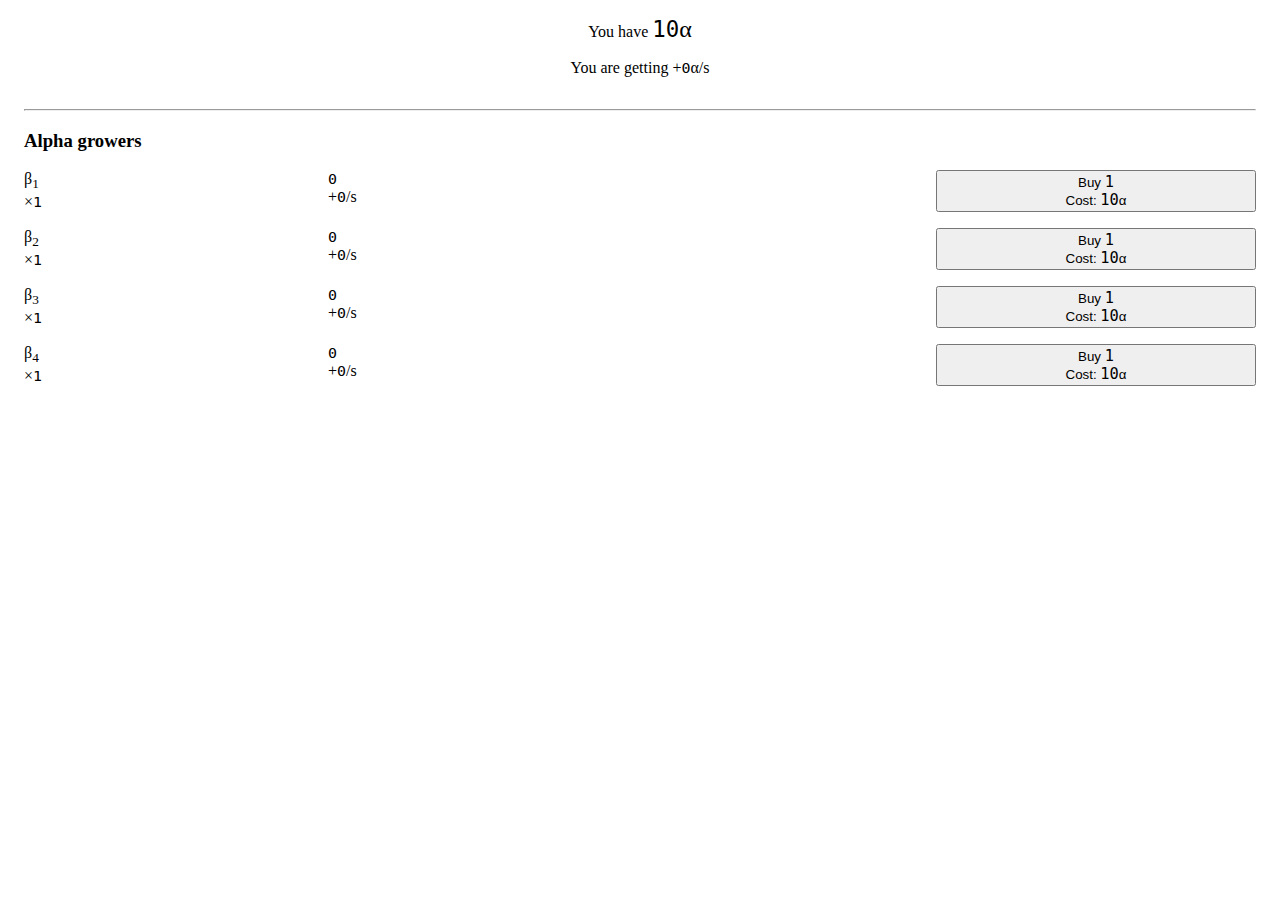
<file: alphagrowth/index.html>
<!DOCTYPE HTML>
<html lang="en">
<head>
<title>Alpha growth</title>
<meta name="color-scheme" content="dark light">
<link rel="stylesheet" href="style.css">
</head>
<body>
<div class="alignCenter">
	<p>You have
		<span class="bigText">
			<span class="amountText"><span id="amount">0</span></span>α
		</span>
	</p>
	<p>
		You are getting +<span id="growerProd0" class="amountText">0</span>α/s<br>
	</p>
</div>
<div id="gameDiv">
	<div class="divSection"><div class="innerDivSection">
		<hr>
		<h3>Alpha growers</h3>
		<p class="flex-container">
			<span class="flex-item" style="flex-grow: 1">
				β<sub>1</sub><br>
				×<span id="growerMult1" class="amountText">1</span>
			</span>
			<span class="flex-item" style="flex-grow: 2">
				<span id="growerAmo1" class="amountText"><span>0</span></span><br>
				+<span id="growerProd1" class="amountText">0</span>/s
			</span>
			<button id="growerBut1" onclick="grower1()"
				class="flex-item" style="flex-grow: 1">
				Buy <span id="growerBuys1" class="amountText">1</span><br>
				Cost: <span id="growerCost1" class="amountText">0</span>α
			</button>
		</p>
		<p class="flex-container">
			<span class="flex-item" style="flex-grow: 1">
				β<sub>2</sub><br>
				×<span id="growerMult2" class="amountText">1</span>
			</span>
			<span class="flex-item" style="flex-grow: 2">
				<span id="growerAmo2" class="amountText">0</span><br>
				+<span id="growerProd2" class="amountText">0</span>/s
			</span>
			<button id="growerBut2" onclick="grower2()"
				class="flex-item" style="flex-grow: 1">
				Buy <span id="growerBuys2" class="amountText">1</span><br>
				Cost: <span id="growerCost2" class="amountText">0</span>α
			</button>
		</p>
		<p class="flex-container">
			<span class="flex-item" style="flex-grow: 1">
				β<sub>3</sub><br>
				×<span id="growerMult3" class="amountText">1</span>
			</span>
			<span class="flex-item" style="flex-grow: 2">
				<span id="growerAmo3" class="amountText">0</span><br>
				+<span id="growerProd3" class="amountText">0</span>/s
			</span>
			<button id="growerBut3" onclick="grower3()"
				class="flex-item" style="flex-grow: 1">
				Buy <span id="growerBuys3" class="amountText">1</span><br>
				Cost: <span id="growerCost3" class="amountText">0</span>α
			</button>
		</p>
		<p class="flex-container">
			<span class="flex-item" style="flex-grow: 1">
				β<sub>4</sub><br>
				×<span id="growerMult4" class="amountText">1</span>
			</span>
			<span class="flex-item" style="flex-grow: 2">
				<span id="growerAmo4" class="amountText">0</span><br>
				+<span id="growerProd4" class="amountText">0</span>/s
			</span>
			<button id="growerBut4" onclick="grower4()"
				class="flex-item" style="flex-grow: 1">
				Buy <span id="growerBuys4" class="amountText">1</span><br>
				Cost: <span id="growerCost4" class="amountText">0</span>α
			</button>
		</p>
	</div></div>
</div>
<script src="bignum.js"></script>
<script src="bignot.js"></script>
<script src="game.js"></script>
</body>
</html>
</file>
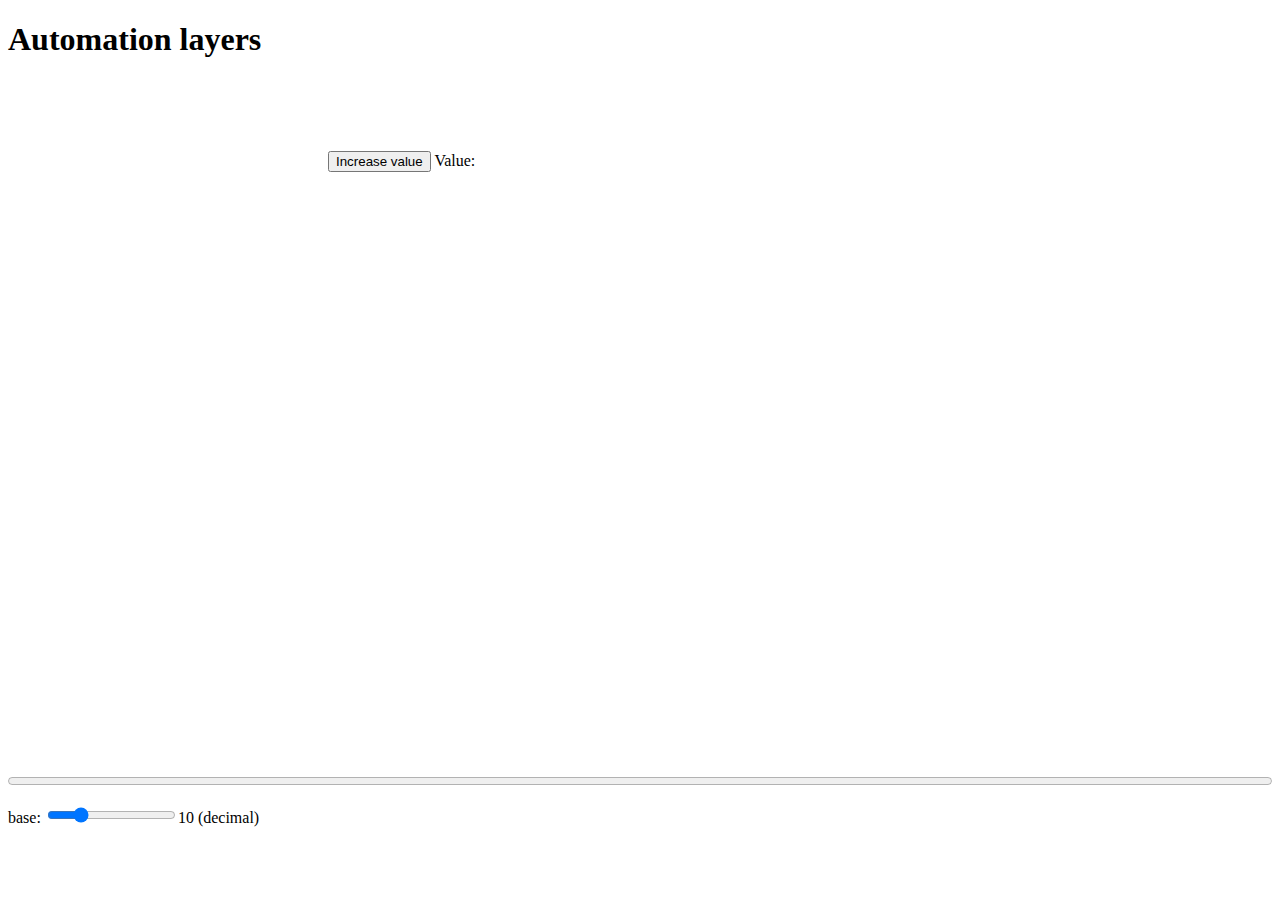
<file: automationlayers/index.html>
<head>
	<title>Automation layers</title>
	<link rel="stylesheet" href="style.css">
</head>

<body>
<div class="section" id="top">
	<div class="insection">
		<h1 id="stageName">Automation layers</h1>
	</div>
</div>

<div class="section" id="left">
	<div class="insection">
		<p id="progressButton" hidden="hidden">
			<button onclick="progressStage()">Progress to stage <label id="newStage"></label></button>
		</p>
		
		<div id="stage1Left" hidden>
			<div id="stage1Resets" hidden>
				<p>
					<button onclick="addBottomLayer()">Add integral<br>
						Cost: <label id="bottomCost"></label></button>
					Height: <label id="minHeight"></label></p>
				<p>
					<button onclick="addTopLayer()">Add derivative<br>
						Cost: <label id="topCost"></label></button>
					Height: <label id="maxHeight"></label></p>
			</div>
		</div>
	</div>
</div>

<div class="section" id="middle">
	<div class="insection">
		<div id="stage0">
			<p>
				<button onclick="increaseValue()">Increase value</button>
				Value: <label id="value"></label>
			</p>
			<p id="powerButton" hidden>
				<button onclick="increasePower()">Increase power<br>
					Cost: <label id="powerCost"></label> value</button>
				Power: <label id="power"></label>
			</p>
			<p id="generationButton" hidden>
				<button onclick="increaseGeneration()">Increase generation<br>
					Cost: <label id="generationCost"></label> power
				</button>
				Generation: <label id="generation"></label>
			</p>
		</div>
		
		<div id="stage1" hidden>
			<div id="stage1Values"></div>
			<div id="stage1Buttons" hidden></div>
		</div>
		
		<div id="stage2" hidden>
			<p>Value: <label id="value2"></label></p>
			<p>Exploder MK. 0
				<button onclick="operateMK(0)">Operate</button>
				<button onclick="upgradeMK(0)">Upgrade<br>
					Cost: <label id="upgradeMK0Cost"></label> value
				</button>
				Grade: <label id="upgradeMK0Amount"></label>
			</p>
		</div>
	</div>
</div>

<div class="section" id="right">
	<div class="insection">
		<div id="stage1Right" hidden>
			<div id="stage1Upgrades" hidden=>
				<p>
					<button onclick="upgradeBuying()">Upgrade buying power<br>
						Need: <label id="powerCost1"></label></button>
					Power: <label id="power1"></label></p>
				<p>
					<button onclick="decreaseCost()">Decrease cost<br>
						Need: <label id="costCost1"></label></button>
					Cost: <label id="cost1"></label></p>
			</div>
		</div>
	</div>
</div>

<div class="section" id="bottom">
	<div class="insection">
		<progress id="progressBar" value="0" max="100"></progress>
		<p>base: <label><input type="range" min="2" max="36" value="10" id="baseSlider"></label><label id="base">10
			(decimal)</label></p>
	</div>
</div>
</body>

<script src="ddbname.js"></script>
<script src="ddbnumber.js"></script>
<script src="game.js"></script>
<script src="frame.js"></script>
</file>
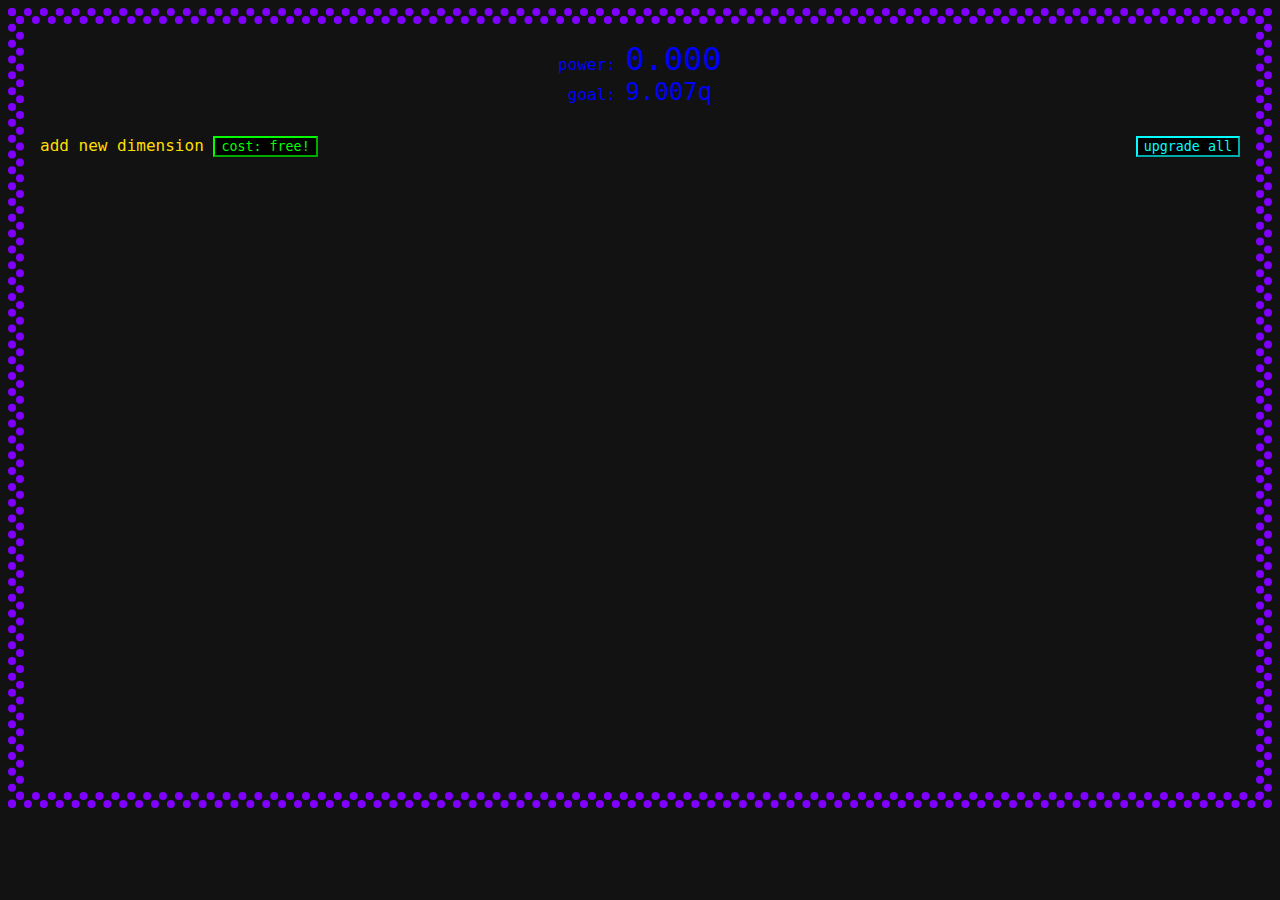
<file: bignum/index.html>
﻿<!DOCTYPE html>
<html lang="en">
<head>
<title>BIGNUM</title>
<meta name="color-scheme" content="dark">
<link rel="stylesheet" href="style.css">
</head>
<body>
<!--OUTPUT-->
	<div id="output segment" class="segment" style="width: 100%; color: #00ff00" hidden>
	<div style="border: 0.5em dotted #00ff00">
	<div class="segment-inside" style="border: 0.5em dotted #00ff00">
	<!--TOP TEXT-->
		<div class="top-text" style="height: 10em">
		<p class="center">
		<span>output:</span>
		<span class="biggertext" id="output"></span>
		<br>
		<span>best:</span>
		<span class="bigtext" id="best"></span>
		</div>
	<!--BUTTONS-->
		<div class="buttons center" style="height: 2em">
		<button id="pre-hyper button" onclick="changeView(0)" class="bigtext" style="color: #00ffff; border-color: #7f00ff">pre-hyper</button>
		<button id="post-hyper button" onclick="changeView(1)" class="bigtext" style="color: #00ffff; border-color: #ff007f">post-hyper</button>
		</div>
	</div>
	</div>
	</div>
<!--DIMENSIONS-->
	<div id="dimensions" class="segment" style="width: 100%; color: #7f00ff">
	<div style="border: 0.5em dotted #7f00ff">
	<div class="segment-inside" style="border: 0.5em dotted #7f00ff">
	<!--TOP TEXT-->
		<div id="dimension top text" class="top-text">
		<p class="center">
		<span>power:</span>
		<span id="power" class="biggertext">0.000</span>
		<br>
		<span id="power goal text">
		goal:
		<span id="power goal" class="bigtext">9.007q</span>
		</span>
		<button id="dimensions hypershift button" onclick="hypershiftEvent()" class="bigtext" style="color: #00ffff; border-color: #00ffff" hidden>HYPERSHIFT</button>
		</p>
		</div>
	<!--BUTTONS-->
		<div class="buttons">
		<p id="dimension top buttons" style="height: 2em">
		<span style="color: #ffdf00">add new dimension</span>
		<button id="add dimension button" onclick="addDimensionEvent()"><span id="add dimension cost">cost: free!</span></button>
		<span style="float: right">
		<button id="dimension upgrade button" onclick="upgradeDimensionEvent()" style="color: #00ffff; border-color: #00ffff">upgrade all</button>
		</span>
		</p>
		<p id="dimension 1" style="color: #ff007f" hidden>
		<span>
		dimension 1:
		<span id="dimension amount 1"></span>
		<br>
		<span id="dimension mult 1"></span>
		<span id="dimension upgrade 1" style="float: right">
		<span style="color: #ffdf00">upgrade</span>
		<button id="dimension upgrade button 1" onclick="upgradeDimensionEvent(1)"></button>
		</span>
		</p>
		<p id="dimension 2" style="color: #ff7f00" hidden>
		dimension 2:
		<span id="dimension amount 2"></span>
		<br>
		<span id="dimension mult 2"></span>
		<span id="dimension upgrade 2" style="float: right">
		<span style="color: #ffdf00">upgrade</span>
		<button id="dimension upgrade button 2" onclick="upgradeDimensionEvent(2)"></button>
		</span>
		</p>
		<p id="dimension 3" style="color: #7fff00" hidden>
		dimension 3:
		<span id="dimension amount 3"></span>
		<br>
		<span id="dimension mult 3"></span>
		<span id="dimension upgrade 3" style="float: right">
		<span style="color: #ffdf00">upgrade</span>
		<button id="dimension upgrade button 3" onclick="upgradeDimensionEvent(3)"></button>
		</span>
		</p>
		<p id="dimension 4" style="color: #00ff7f" hidden>
		dimension 4:
		<span id="dimension amount 4"></span>
		<br>
		<span id="dimension mult 4"></span>
		<span id="dimension upgrade 4" style="float: right">
		<span style="color: #ffdf00">upgrade</span>
		<button id="dimension upgrade button 4" onclick="upgradeDimensionEvent(4)"></button>
		</span>
		</p>
		<p id="dimension 5" style="color: #007fff" hidden>
		dimension 5:
		<span id="dimension amount 5"></span>
		<br>
		<span id="dimension mult 5"></span>
		<span id="dimension upgrade 5" style="float: right">
		<span style="color: #ffdf00">upgrade</span>
		<button id="dimension upgrade button 5" onclick="upgradeDimensionEvent(5)"></button>
		</span>
		</p>
		<p id="dimension 6" style="color: #7f00ff" hidden>
		dimension 6:
		<span id="dimension amount 6"></span>
		<br>
		<span id="dimension mult 6"></span>
		<span id="dimension upgrade 6" style="float: right">
		<span style="color: #ffdf00">upgrade</span>
		<button id="dimension upgrade button 6" onclick="upgradeDimensionEvent(6)"></button>
		</span>
		</p>
		<p id="dimension 7" style="color: #ff007f" hidden>
		dimension 7:
		<span id="dimension amount 7"></span>
		<br>
		<span id="dimension mult 7"></span>
		<span id="dimension upgrade 7" style="float: right">
		<span style="color: #ffdf00">upgrade</span>
		<button id="dimension upgrade button 7" onclick="upgradeDimensionEvent(7)"></button>
		</span>
		</p>
		<p id="dimension 8" style="color: #ff7f00" hidden>
		dimension 8:
		<span id="dimension amount 8"></span>
		<br>
		<span id="dimension mult 8"></span>
		<span id="dimension upgrade 8" style="float: right">
		<span style="color: #ffdf00">upgrade</span>
		<button id="dimension upgrade button 8" onclick="upgradeDimensionEvent(8)"></button>
		</span>
		<p id="dimension 9" style="color: #ff7f00" hidden>
		dimension θ:
		<span id="dimension amount 9"></span>
		<br>
		<span id="dimension mult 9"></span>
		<span id="dimension upgrade 9" style="float: right">
		<span style="color: #ffdf00">upgrade</span>
		<button id="dimension upgrade button 9" onclick="upgradeDimensionEvent(9)"></button>
		</span>
		</p>
		<p id="dimension 10" style="color: #ff7f00" hidden>
		dimension ϑ:
		<span id="dimension amount 10"></span>
		<br>
		<span id="dimension mult 10"></span>
		<span id="dimension upgrade 10" style="float: right">
		<span style="color: #ffdf00">upgrade</span>
		<button id="dimension upgrade button 10" onclick="upgradeDimensionEvent(10)"></button>
		</span>
		</p>
		</div>
	</div>
	</div>
	</div>
<!--HYPERDIMENSIONS-->
	<div id="hyperdimensions" class="segment" style="width: 25%; color: #ff007f" hidden>
	<div style="border: 0.5em dotted #ff007f">
	<div class="segment-inside" style="border: 0.5em dotted #ff007f">
	<!--TOP TEXT-->
		<div class="top-text">
		<div id="hyperdimensions top text">
		<p class="center">
		<span>hyperpower:</span>
		<span id="hyperpower" class="bigtext"></span>
		<br>
		<button id="hyperdimensions hypershift button" onclick="hypershiftEvent()" class="bigtext" style="color: #00ffff; border-color: #00ffff" hidden>HYPERSHIFT</button>
		</p>
		</div>
		</div>
	<!--BUTTONS-->
		<div id="hyperdimensions buttons" class="buttons">
		<p style="height: 2em">
		threshold:
		<span id="hyperdimension threshold"></span>
		<span style="float: right">
		<span style="color: #ffdf00">lower threshold</span>
		<button id="hyperdimension threshold button" onclick="hyperdimensionThresholdEvent()">cost: 5 hyperpower</button>
		</span>
		</p>
		<p id="hyperdimension 1" style="color: #ff007f">
		hyperdimension 1:
		<span id="hyperdimension amount 1"></span>
		<br>
		<span class="smalltext"><i>f</i><sub>2</sub></span>
		</p>
		<p id="hyperdimension 2" style="color: #ff7f00" hidden>
		hyperdimension 2:
		<span id="hyperdimension amount 2"></span>
		<br>
		<span class="smalltext"><i>f</i><sub>3</sub></span>
		</p>
		<p id="hyperdimension 3" style="color: #7fff00" hidden>
		hyperdimension 3:
		<span id="hyperdimension amount 3"></span>
		<br>
		<span class="smalltext"><i>f</i><sub>4</sub></span>
		</p>
		<p id="hyperdimension 4" style="color: #00ff7f" hidden>
		hyperdimension 4:
		<span id="hyperdimension amount 4"></span>
		<br>
		<span class="smalltext"><i>f</i><sub>5</sub></span>
		</p>
		<p id="hyperdimension 5" style="color: #007fff" hidden>
		hyperdimension 5:
		<span id="hyperdimension amount 5"></span>
		<br>
		<span class="smalltext"><i>f</i><sub>6</sub></span>
		</p>
		<p id="hyperdimension 6" style="color: #7f00ff" hidden>
		hyperdimension 6:
		<span id="hyperdimension amount 6"></span>
		<br>
		<span class="smalltext"><i>f</i><sub>7</sub></span>
		</p>
		</p>
		<p id="hyperdimension 7" style="color: #ff007f" hidden>
		hyperdimension 7:
		<span id="hyperdimension amount 7"></span>
		<br>
		<span class="smalltext"><i>f</i><sub>8</sub></span>
		</p>
		<p id="hyperdimension 8" style="color: #ff7f00" hidden>
		hyperdimension 8:
		<span id="hyperdimension amount 8"></span>
		<br>
		<span class="smalltext"><i>f</i><sub>9</sub></span>
		</p>
		<p id="hyperdimension 9" style="color: #7fff00" hidden>
		hyperdimension 9:
		<span id="hyperdimension amount 9"></span>
		<br>
		<span class="smalltext"><i>f</i><sub>10</sub></span>
		</p>
		<p id="hyperdimension 10" style="color: #00ff7f" hidden>
		hyperdimension 10:
		<span id="hyperdimension amount 10"></span>
		<br>
		<span class="smalltext"><i>f</i><sub>11</sub></span>
		</p>
		</div>
	</div>
	</div>
	</div>
<!--OMEGA DIMENSIONS-->
	<div id="omega dimensions" class="segment" style="width: 25%; color: #bfff00" hidden>
	<div style="border: 0.5em dotted #bfff00">
	<div class="segment-inside" style="border: 0.5em dotted #bfff00">
	<!--TOP TEXT-->
		<div class="top-text">
		<p class="center">
		<span>ω power:</span>
		<span id="omega power" class="bigtext"></span>
		</p>
		</div>
	<!--BUTTONS-->
		<div class="buttons">
		</div>
	</div>
	</div>
	</div>
<!--HYDRA DIMENSIONS-->
	<div id="hydra dimensions" class="segment" style="width: 25%; color: #00ffbf" hidden>
	<div style="border: 0.5em dotted #00ffbf">
	<div class="segment-inside" style="border: 0.5em dotted #00ffbf">
	<!--TOP TEXT-->
		<div class="top-text">
		<p class="center">
		<span>φ power:</span>
		<span id="hydra power" class="bigtext"></span>
		</p>
		</div>
	<!--BUTTONS-->
		<div class="buttons">
		</div>
	</div>
	</div>
	</div>
<script src="bignum.js"></script>
<script src="game.js"></script>
</body>
</html>
</file>
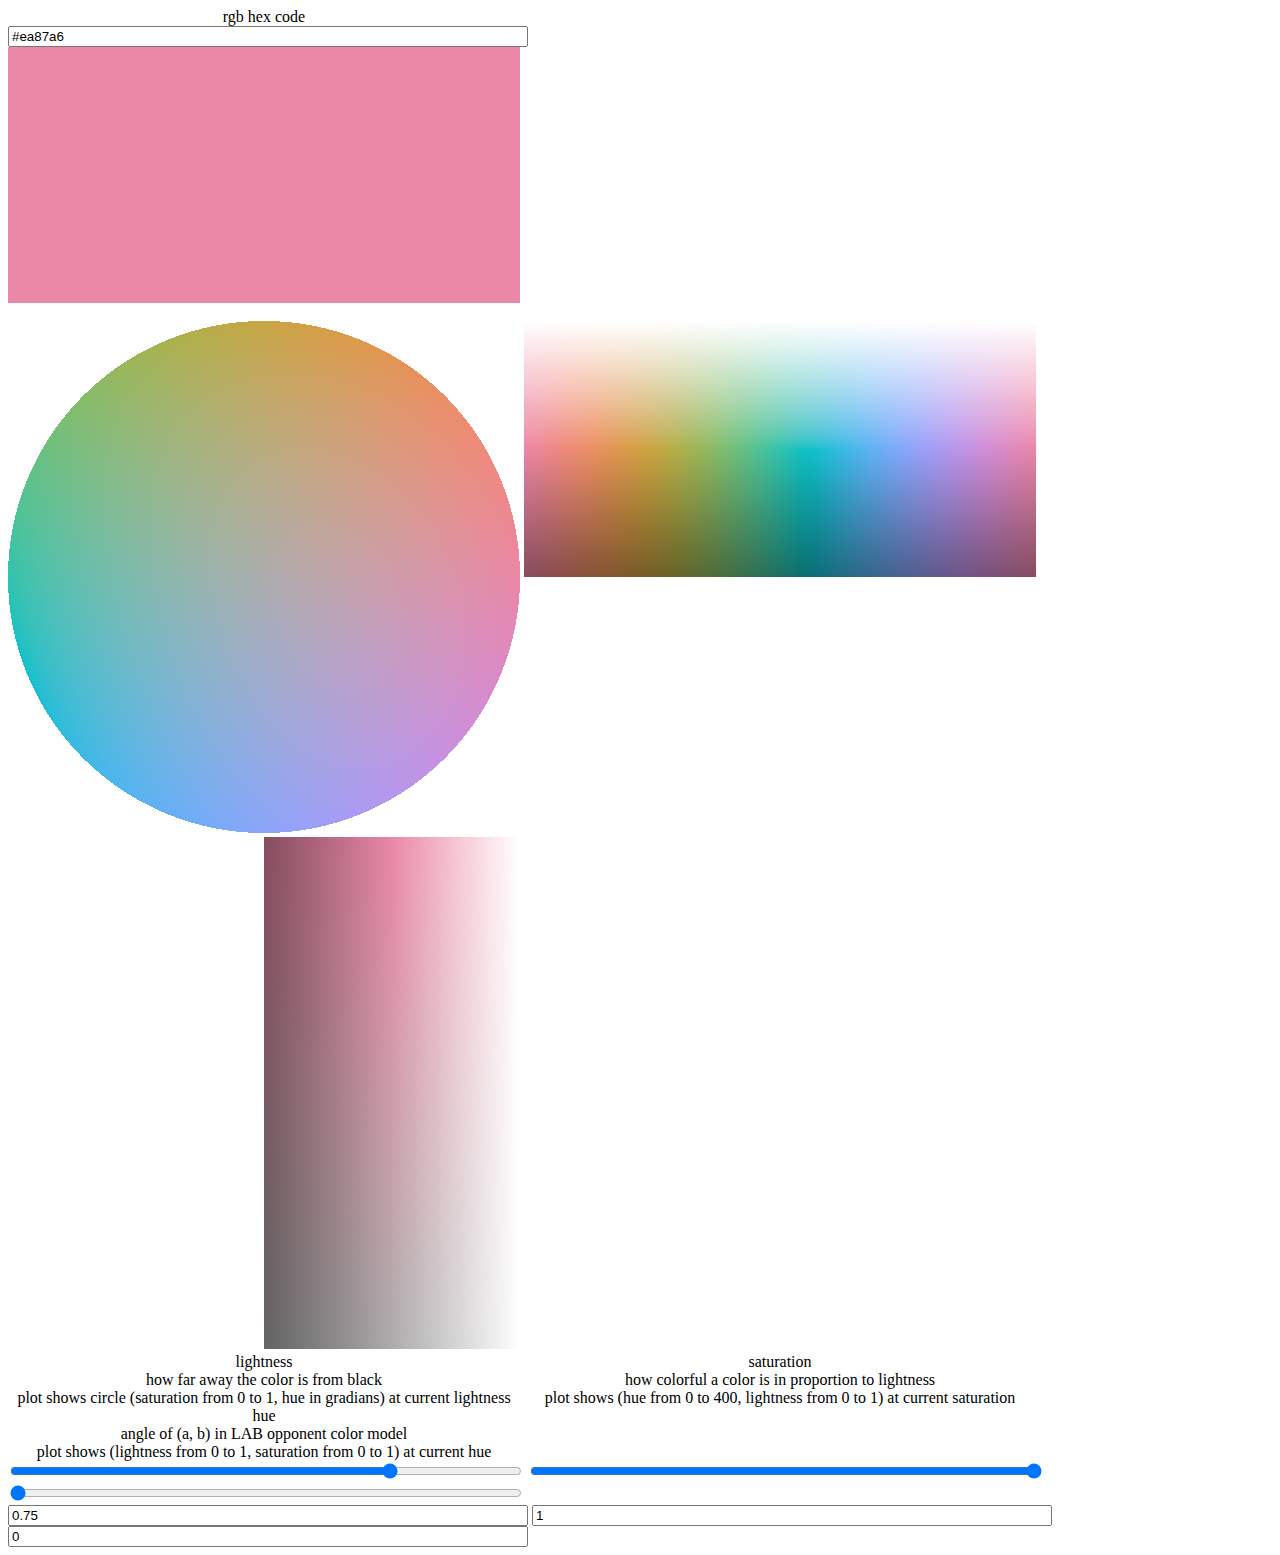
<file: colorpicker/index.html>
<!DOCTYPE html>
<html lang="">
  <head>
    <meta charset="utf-8">
		<meta name="color-scheme" content="dark light">
    <title></title>
		<style>
			span {
				display: inline-block;
				width: 512px;
				text-align: center;
			}
			input {
				width: 512px;
			}
			canvas {
				background-color: gray;
			}
			div {
				width: 512px;
				height: 256px;
			}
		</style>
  </head>
  <body>
		<span>rgb hex code</span><br>
		<input id="hex" oninput="wawa()">
		<div id="color"></div>
		<br>
    <canvas id="canvas0" width="512" height="512"></canvas>
    <canvas id="canvas1" width="512" height="512"></canvas>
    <canvas id="canvas2" width="512" height="512"></canvas><br>
		<span>
			lightness<br>
			how far away the color is from black<br>
			plot shows circle (saturation from 0 to 1, hue in gradians) at current lightness
		</span>
		<span>
			saturation<br>
			how colorful a color is in proportion to lightness<br>
			plot shows (hue from 0 to 400, lightness from 0 to 1) at current saturation
		</span>
		<span>
			hue<br>
			angle of (a, b) in LAB opponent color model<br>
			plot shows (lightness from 0 to 1, saturation from 0 to 1) at current hue
		</span>
		<br>
		<input type="range" min="0" max="1" value="0.75" step="0.005" oninput="wompwomp()" id="range0">
		<input type="range" min="0" max="1" value="1" step="0.005" oninput="wompwomp()" id="range1">
		<input type="range" min="0" max="400" value="0" oninput="wompwomp()" id="range2">
		<br>
		<input type="number" min="0" max="1" value="0.75" step="0.005" oninput="wampwamp()" id="input0">
		<input type="number" min="0" max="1" value="1" step="0.005" oninput="wampwamp()" id="input1">
		<input type="number" min="0" max="400" value="0" oninput="wampwamp()" id="input2">
		<script>
			rgbtolab = ([r, g, b]) =>
				(([r, g, b]) =>
					(([l, m, s]) => [
						0.2104542553 * l + 0.7936177850 * m - 0.0040720468 * s,
						1.9779984951 * l - 2.4285922050 * m + 0.4505937099 * s,
						0.0259040371 * l + 0.7827717662 * m - 0.8086757660 * s
					])([
						Math.cbrt(0.4122214708 * r + 0.5363325363 * g + 0.0514459929 * b),
						Math.cbrt(0.2119034982 * r + 0.6806995451 * g + 0.1073969566 * b),
						Math.cbrt(0.0883024619 * r + 0.2817188376 * g + 0.6299787005 * b)
					])
				)([r ** 2.2, g ** 2.2, b ** 2.2]);
			labtorgb = ([l, a, b]) =>
				(([l, m, s]) =>
					(([r, g, b]) => [
						r < 0 ? r : r ** (1 / 2.2),
						g < 0 ? g : g ** (1 / 2.2),
						b < 0 ? b : b ** (1 / 2.2)
					])([
						+4.0767416621 * l - 3.3077115913 * m + 0.2309699292 * s,
						-1.2684380046 * l + 2.6097574011 * m - 0.3413193965 * s,
						-0.0041960863 * l - 0.7034186147 * m + 1.7076147010 * s
					])
				)([
					(l + 0.3963377774 * a + 0.2158037573 * b) ** 3,
					(l - 0.1055613458 * a - 0.0638541728 * b) ** 3,
					(l - 0.0894841775 * a - 1.2914855480 * b) ** 3
				]);
			lmstolab = ([l, m, s]) =>
				(([l, m, s]) => [
					0.2104542553 * l + 0.7936177850 * m - 0.0040720468 * s,
					1.9779984951 * l - 2.4285922050 * m + 0.4505937099 * s,
					0.0259040371 * l + 0.7827717662 * m - 0.8086757660 * s
				])([Math.cbrt(l), Math.cbrt(m), Math.cbrt(s)]);
			labtolms = ([l, a, b]) => [
				(l + 0.3963377774 * a + 0.2158037573 * b) ** 3,
				(l - 0.1055613458 * a - 0.0638541728 * b) ** 3,
				(l - 0.0894841775 * a - 1.2914855480 * b) ** 3
			];
			rgbtolms = ([r, g, b]) =>
				(([r, g, b]) => [
					0.4122214708 * r + 0.5363325363 * g + 0.0514459929 * b,
					0.2119034982 * r + 0.6806995451 * g + 0.1073969566 * b,
					0.0883024619 * r + 0.2817188376 * g + 0.6299787005 * b
				])([r ** 2.2, g ** 2.2, b ** 2.2]);
			lmstorgb = ([l, m, s]) =>
				(([r, g, b]) => [
					r < 0 ? r : r ** (1 / 2.2),
					g < 0 ? g : g ** (1 / 2.2),
					b < 0 ? b : b ** (1 / 2.2)
				])([
					+4.0767416621 * l - 3.3077115913 * m + 0.2309699292 * s,
					-1.2684380046 * l + 2.6097574011 * m - 0.3413193965 * s,
					-0.0041960863 * l - 0.7034186147 * m + 1.7076147010 * s
				]);
			labtoich = ([l, a, b]) => (c => (i => [
				i,
				c,
				Math.atan2(b, a)
			])(Math.sqrt(l * l + c * c)))(Math.sqrt(a * a + b * b));
			ichtolab = ([i, c, h]) => [
				Math.sqrt(i * i - c * c),
				Math.cos(h) * c,
				Math.sin(h) * c
			];
			vshtoich = ([v, s, h]) => [
				v,
				s * (v <= .75 ? v / 6 : (1 - Math.sqrt(v * 2 - 1)) / (1 - Math.sqrt(.5)) * .125),
				h
			];
			ichtovsh = ([v, s, h]) => [
				v,
				s / (v <= .75 ? v / 6 : (1 - Math.sqrt(v * 2 - 1)) / (1 - Math.sqrt(.5)) * .125),
				h
			];
			rgbtohex = ([r, g, b]) =>
				(([r, g, b]) => (
					isNaN(r) || r < 0 || r > 255 ||
					isNaN(g) || g < 0 || g > 255 ||
					isNaN(b) || b < 0 || b > 255 ? "" :
					"#" +
					("0" + r.toString(16)).slice(-2) +
					("0" + g.toString(16)).slice(-2) +
					("0" + b.toString(16)).slice(-2)
				))([
					Math.round(r * 255),
					Math.round(g * 255),
					Math.round(b * 255)
				]);
			hextorgb = a =>
				a.slice(1).match(/..?/g).map(x =>
					parseInt(x, 16) / 255
				);
			wawas = [];
			setup = (i, fragmentCode) => {
				let canvas = document.querySelector(`#canvas${i}`);
				let webgl = canvas.getContext("webgl2");
				let program = webgl.createProgram();
				let vertexShader = webgl.createShader(webgl.VERTEX_SHADER);
				webgl.shaderSource(vertexShader, `
					attribute vec2 aVertexPosition;
					
					varying vec2 vVertexPosition;
					
					void main() {
						gl_Position = vec4(aVertexPosition, 0., 1.);
						vVertexPosition = aVertexPosition;
					}
				`);
				webgl.compileShader(vertexShader);
				webgl.attachShader(program, vertexShader);
				let fragmentShader = webgl.createShader(webgl.FRAGMENT_SHADER);
				/*
				R =  3.2404542*X - 1.5371385*Y - 0.4985314*Z
				G = -0.9692660*X + 1.8760108*Y + 0.0415560*Z
				B =  0.0556434*X - 0.2040259*Y + 1.0572252*Z
				
				+4.0767416621 * l - 3.3077115913 * m + 0.2309699292 * s,
				-1.2684380046 * l + 2.6097574011 * m - 0.3413193965 * s,
				-0.0041960863 * l - 0.7034186147 * m + 1.7076147010 * s
				*/
				webgl.shaderSource(fragmentShader, `
					#define M_PI 3.1415926535897932384626433832795
					
					varying highp vec2 vVertexPosition;
					
					uniform highp float uV;
					
					void main() {
						/*highp vec3 rgb = vec3(0., 0., 0.);
						for (int i = 0; i < 256; i++) {*/
							highp vec3 vsh = ${fragmentCode};
							/*vsh = vec3(
								vsh.x,
								vsh.y * (256. - float(i)) / 256.,
								vsh.z
							);*/
							highp vec3 ich = vec3(
								vsh.x,
								vsh.y * min(vsh.x / 6., (1. - sqrt(vsh.x * 2. - 1.)) / (1. - sqrt(.5)) * .125),
								vsh.z
							);
							/*ich = vec3(
								floor(ich.x * 20. + .5) / 20.,
								floor(ich.y * 20. + .5) / 20.,
								ich.z
							);
							ich = vec3(
								ich.x,
								ich.y,
								floor(ich.z * 20. * ich.y + .5) / 20. / max(0.01, ich.y)
							);*/
							highp vec3 lab = vec3(
								sqrt(ich.x * ich.x - ich.y * ich.y),
								cos(ich.z) * ich.y,
								sin(ich.z) * ich.y
							);
							/*highp vec3 lab = vec3(
								ich.x,
								cos(ich.z) * ich.y,
								sin(ich.z) * ich.y
							);*/
							highp vec3 lms = vec3(
								lab.x + 0.3963377774 * lab.y + 0.2158037573 * lab.z,
								lab.x - 0.1055613458 * lab.y - 0.0638541728 * lab.z,
								lab.x - 0.0894841775 * lab.y - 1.2914855480 * lab.z
							);
							/*highp vec3 lms = vec3(
								lab.x + lab.y + .5 * lab.z,
								lab.x - lab.y + .5 * lab.z,
								lab.x - 2. * lab.z
							);*/
							lms = vec3(
								lms.x * lms.x * lms.x,
								lms.y * lms.y * lms.y,
								lms.z * lms.z * lms.z
							);
							highp vec3 rgb = vec3(
								+4.0767416621*lms.x - 3.3077115913*lms.y + 0.2309699292*lms.z,
								-1.2684380046*lms.x + 2.6097574011*lms.y - 0.3413193965*lms.z,
								-0.0041960863*lms.x - 0.7034186147*lms.y + 1.7076147010*lms.z
							);
							/*highp float mini = min(min(0., rgb.r), min(rgb.g, rgb.b));
							highp float maxi = max(max(1., rgb.r), max(rgb.g, rgb.b));
							rgb = vec3(
								(rgb.r - mini) / (maxi - mini),
								(rgb.g - mini) / (maxi - mini),
								(rgb.b - mini) / (maxi - mini)
							);*/
							highp float wawa =
								float(rgb.r >= 0.) * float(rgb.r <= 1.) *
								float(rgb.g >= 0.) * float(rgb.g <= 1.) *
								float(rgb.b >= 0.) * float(rgb.b <= 1.);
							/*if (wawa == 1.) {break;}
						}*/
						highp vec4 wowo = vec4(rgb, 1.) * wawa +
							vec4(0., 0., 0., 1.) * (1. - wawa);
						highp vec4 col = vec4(
							pow(wowo.r, 1. / 2.2),
							pow(wowo.g, 1. / 2.2),
							pow(wowo.b, 1. / 2.2),
							wowo.a
						);
						/*col = vec4(
							floor(col.r * 8. + .5) / 8.,
							floor(col.g * 16. + .5) / 16.,
							floor(col.b * 4. + .5) / 4.,
							col.a
						);*/
						gl_FragColor = col;
					}
				`);
				webgl.compileShader(fragmentShader);
				webgl.attachShader(program, fragmentShader);
				webgl.linkProgram(program);
				let aVertexPosition = webgl.getAttribLocation(program, "aVertexPosition");
				let uV = webgl.getUniformLocation(program, "uV");
				webgl.useProgram(program);
				webgl.bindBuffer(webgl.ARRAY_BUFFER, webgl.createBuffer());
				webgl.bufferData(webgl.ARRAY_BUFFER, new Float32Array([
					-1, -1,
					-1, 1,
					1, -1,
					1, 1
				]), webgl.STATIC_DRAW);
				webgl.enableVertexAttribArray(aVertexPosition);
				webgl.vertexAttribPointer(
					aVertexPosition,
					2,
					webgl.FLOAT,
					false,
					0,
					0
				);
				wawas[i] = () => (
					webgl.uniform1f(uV, document.querySelector(`#input${i}`).value / (i == 2 ? 400 : 1)),
					webgl.drawArrays(webgl.TRIANGLE_STRIP, 0, 4)
				);
			};
			setup(0, `vec3(
				uV * float(length(vVertexPosition) <= 1.),
				length(vVertexPosition),
				mod(atan(vVertexPosition.y, vVertexPosition.x) + M_PI * 2., M_PI * 2.)
			)`);
			setup(1, `vec3(
				vVertexPosition.y / 2. + .5,
				uV,
				(vVertexPosition.x + 1.) * M_PI
			)`);
			setup(2, `vec3(
				vVertexPosition.x / 2. + .5,
				vVertexPosition.y / 2. + .5,
				mod(uV * M_PI * 2. + M_PI * 2., M_PI * 2.)
			)`);
			wompwomp = () => (
				wawas.forEach((x, i) => (
					document.querySelector(`#input${i}`).value =
						document.querySelector(`#range${i}`).value,
					x()
				)),
				document.querySelector("#hex").value = rgbtohex(labtorgb(ichtolab(vshtoich([
					document.querySelector("#input0").value,
					document.querySelector("#input1").value,
					document.querySelector("#input2").value / 400 * Math.PI * 2
				])))),
				document.querySelector("#color").style["background-color"] =
					document.querySelector("#hex").value
			);
			wampwamp = () => (
				wawas.forEach((x, i) => (
					document.querySelector(`#range${i}`).value =
						document.querySelector(`#input${i}`).value,
					x()
				)),
				document.querySelector("#hex").value = rgbtohex(labtorgb(ichtolab(vshtoich([
					document.querySelector("#input0").value,
					document.querySelector("#input1").value,
					document.querySelector("#input2").value / 400 * Math.PI * 2
				])))),
				document.querySelector("#color").style["background-color"] =
					document.querySelector("#hex").value
			);
			wawa = () => (
				(ich => (
					ich = [ich[0], ich[1], (ich[2] / Math.PI / 2 + 1) % 1 * 400],
					wawas.forEach((x, i) => (
						document.querySelector(`#range${i}`).value = ich[i],
						document.querySelector(`#input${i}`).value = ich[i],
						x()
					))
				))(ichtovsh(labtoich(rgbtolab(hextorgb(document.querySelector("#hex").value))))),
				document.querySelector("#color").style["background-color"] =
					document.querySelector("#hex").value
			);
			document.querySelector("#canvas0").onclick = e => (
				((x, y) => (
					Math.sqrt(x * x + y * y) <= 1 && (
						document.querySelector("#input1").value = Math.min(1, Math.round(Math.sqrt(x * x + y * y) * 250) / 250),
						document.querySelector("#input2").value = Math.round((Math.atan2(-y, x) / Math.PI * 180 + 400) % 400)
					)
				))(
					(e.clientX - e.target.getBoundingClientRect().left) / 256 - 1,
					(e.clientY - e.target.getBoundingClientRect().top) / 256 - 1
				),
				wampwamp()
			);
			document.querySelector("#canvas1").onclick = e => (
				((x, y) => (
					document.querySelector("#input0").value = Math.round((1 - y / 512) * 250) / 250,
					document.querySelector("#input2").value = Math.round(x / 512 * 400)
				))(
					e.clientX - e.target.getBoundingClientRect().left,
					e.clientY - e.target.getBoundingClientRect().top
				),
				wampwamp()
			);
			document.querySelector("#canvas2").onclick = e => (
				((x, y) => (
					document.querySelector("#input0").value = Math.round(x / 512 * 250) / 250,
					document.querySelector("#input1").value = Math.round((1 - y / 512) * 250) / 250
				))(
					e.clientX - e.target.getBoundingClientRect().left,
					e.clientY - e.target.getBoundingClientRect().top
				),
				wampwamp()
			);
			wompwomp();
		</script>
  </body>
</html>
</file>
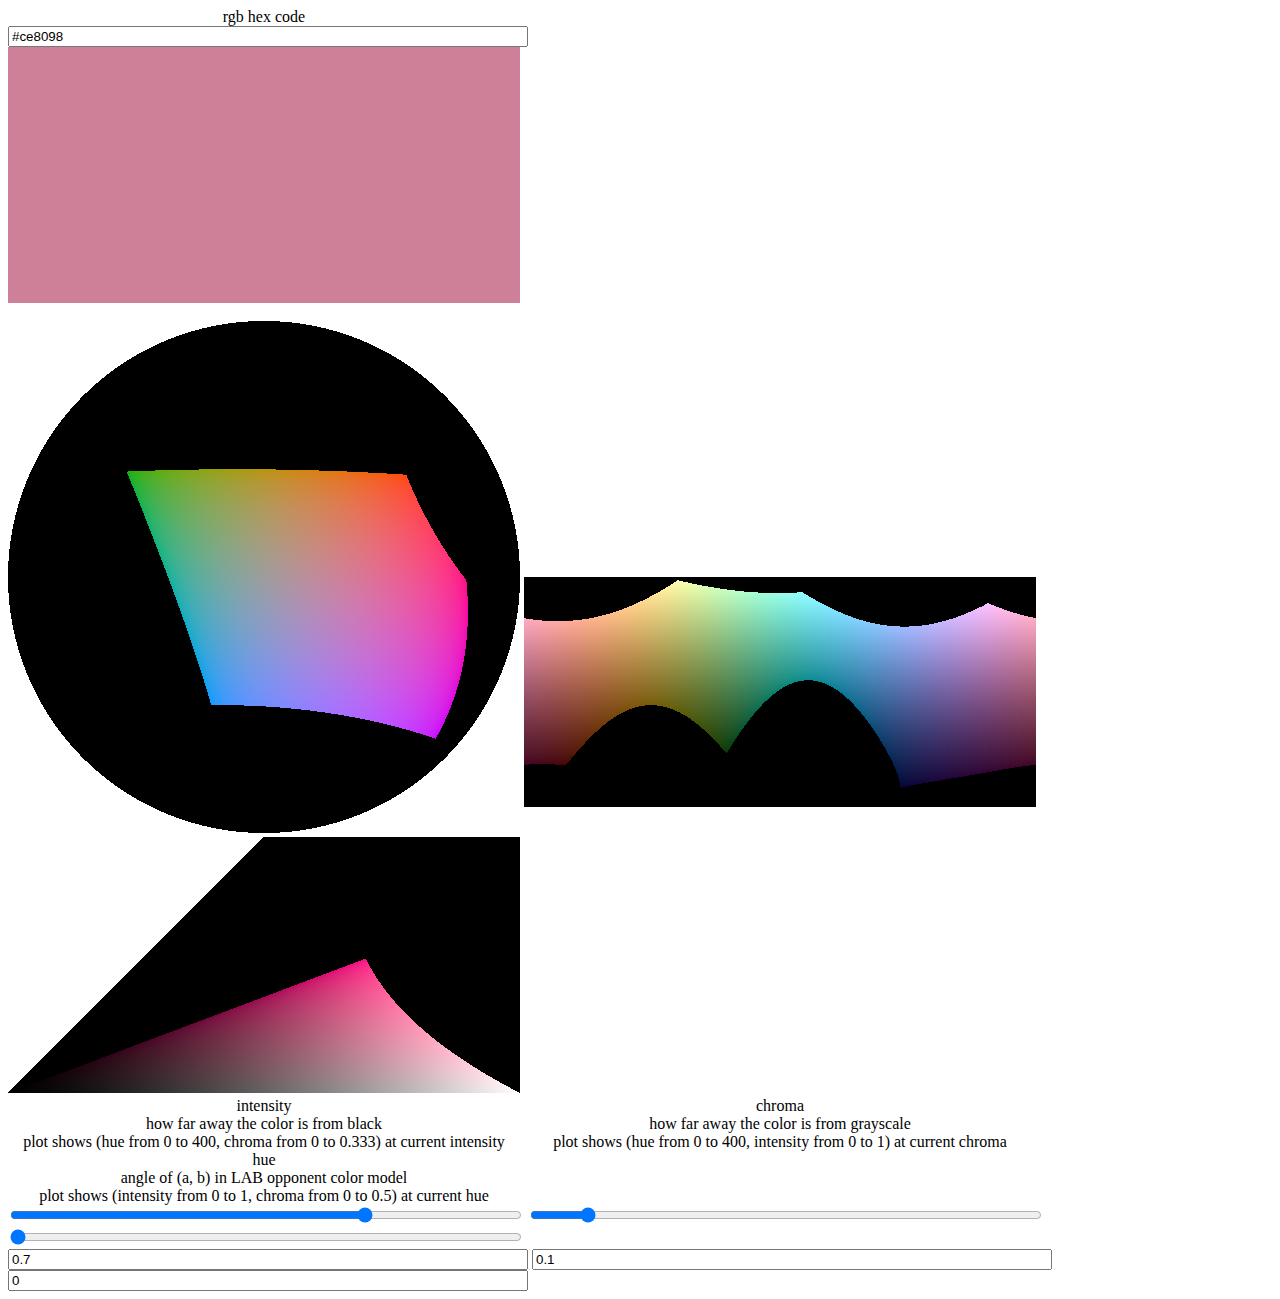
<file: colorpicker2/index.html>
<!DOCTYPE html>
<html lang="">
  <head>
    <meta charset="utf-8">
		<meta name="color-scheme" content="dark light">
    <title></title>
		<style>
			span {
				display: inline-block;
				width: 512px;
				text-align: center;
			}
			input {
				width: 512px;
			}
			canvas {
				background-color: gray;
			}
			div {
				width: 512px;
				height: 256px;
			}
		</style>
  </head>
  <body>
		<span>rgb hex code</span><br>
		<input id="hex" oninput="wawa()">
		<div id="color"></div>
		<br>
    <canvas id="canvas0" width="512" height="512"></canvas>
    <canvas id="canvas1" width="512" height="256"></canvas>
    <canvas id="canvas2" width="512" height="256"></canvas><br>
		<span>
			intensity<br>
			how far away the color is from black<br>
			plot shows (hue from 0 to 400, chroma from 0 to 0.333) at current intensity
		</span>
		<span>
			chroma<br>
			how far away the color is from grayscale<br>
			plot shows (hue from 0 to 400, intensity from 0 to 1) at current chroma
		</span>
		<span>
			hue<br>
			angle of (a, b) in LAB opponent color model<br>
			plot shows (intensity from 0 to 1, chroma from 0 to 0.5) at current hue
		</span>
		<br>
		<input type="range" min="0" max="1" value="0.7" step="0.005" oninput="wompwomp()" id="range0">
		<input type="range" min="0" max="1" value="0.1" step="0.005" oninput="wompwomp()" id="range1">
		<input type="range" min="0" max="400" value="0" oninput="wompwomp()" id="range2">
		<br>
		<input type="number" min="0" max="1" value="0.7" step="0.005" oninput="wampwamp()" id="input0">
		<input type="number" min="0" max="1" value="0.1" step="0.005" oninput="wampwamp()" id="input1">
		<input type="number" min="0" max="400" value="0" oninput="wampwamp()" id="input2">
		<script>
			rgbtolab = ([r, g, b]) =>
				(([r, g, b]) =>
					(([l, m, s]) => [
						0.2104542553 * l + 0.7936177850 * m - 0.0040720468 * s,
						1.9779984951 * l - 2.4285922050 * m + 0.4505937099 * s,
						0.0259040371 * l + 0.7827717662 * m - 0.8086757660 * s
					])([
						Math.cbrt(0.4122214708 * r + 0.5363325363 * g + 0.0514459929 * b),
						Math.cbrt(0.2119034982 * r + 0.6806995451 * g + 0.1073969566 * b),
						Math.cbrt(0.0883024619 * r + 0.2817188376 * g + 0.6299787005 * b)
					])
				)([r ** 2.2, g ** 2.2, b ** 2.2]);
			labtorgb = ([l, a, b]) =>
				(([l, m, s]) =>
					(([r, g, b]) => [
						r < 0 ? r : r ** (1 / 2.2),
						g < 0 ? g : g ** (1 / 2.2),
						b < 0 ? b : b ** (1 / 2.2)
					])([
						+4.0767416621 * l - 3.3077115913 * m + 0.2309699292 * s,
						-1.2684380046 * l + 2.6097574011 * m - 0.3413193965 * s,
						-0.0041960863 * l - 0.7034186147 * m + 1.7076147010 * s
					])
				)([
					(l + 0.3963377774 * a + 0.2158037573 * b) ** 3,
					(l - 0.1055613458 * a - 0.0638541728 * b) ** 3,
					(l - 0.0894841775 * a - 1.2914855480 * b) ** 3
				]);
			lmstolab = ([l, m, s]) =>
				(([l, m, s]) => [
					0.2104542553 * l + 0.7936177850 * m - 0.0040720468 * s,
					1.9779984951 * l - 2.4285922050 * m + 0.4505937099 * s,
					0.0259040371 * l + 0.7827717662 * m - 0.8086757660 * s
				])([Math.cbrt(l), Math.cbrt(m), Math.cbrt(s)]);
			labtolms = ([l, a, b]) => [
				(l + 0.3963377774 * a + 0.2158037573 * b) ** 3,
				(l - 0.1055613458 * a - 0.0638541728 * b) ** 3,
				(l - 0.0894841775 * a - 1.2914855480 * b) ** 3
			];
			rgbtolms = ([r, g, b]) =>
				(([r, g, b]) => [
					0.4122214708 * r + 0.5363325363 * g + 0.0514459929 * b,
					0.2119034982 * r + 0.6806995451 * g + 0.1073969566 * b,
					0.0883024619 * r + 0.2817188376 * g + 0.6299787005 * b
				])([r ** 2.2, g ** 2.2, b ** 2.2]);
			lmstorgb = ([l, m, s]) =>
				(([r, g, b]) => [
					r < 0 ? r : r ** (1 / 2.2),
					g < 0 ? g : g ** (1 / 2.2),
					b < 0 ? b : b ** (1 / 2.2)
				])([
					+4.0767416621 * l - 3.3077115913 * m + 0.2309699292 * s,
					-1.2684380046 * l + 2.6097574011 * m - 0.3413193965 * s,
					-0.0041960863 * l - 0.7034186147 * m + 1.7076147010 * s
				]);
			labtoich = ([l, a, b]) => (c => (i => [
				i,
				c,
				Math.atan2(b, a)
			])(Math.sqrt(l * l + c * c)))(Math.sqrt(a * a + b * b));
			ichtolab = ([i, c, h]) => [
				Math.sqrt(i * i - c * c),
				Math.cos(h) * c,
				Math.sin(h) * c
			];
			rgbtohex = ([r, g, b]) =>
				(([r, g, b]) => (
					isNaN(r) || r < 0 || r > 255 ||
					isNaN(g) || g < 0 || g > 255 ||
					isNaN(b) || b < 0 || b > 255 ? "" :
					"#" +
					("0" + r.toString(16)).slice(-2) +
					("0" + g.toString(16)).slice(-2) +
					("0" + b.toString(16)).slice(-2)
				))([
					Math.round(r * 255),
					Math.round(g * 255),
					Math.round(b * 255)
				]);
			hextorgb = a =>
				a.slice(1).match(/..?/g).map(x =>
					parseInt(x, 16) / 255
				);
			wawas = [];
			setup = (i, fragmentCode) => {
				let canvas = document.querySelector(`#canvas${i}`);
				let webgl = canvas.getContext("webgl2");
				let program = webgl.createProgram();
				let vertexShader = webgl.createShader(webgl.VERTEX_SHADER);
				webgl.shaderSource(vertexShader, `
					attribute vec2 aVertexPosition;
					
					varying vec2 vVertexPosition;
					
					void main() {
						gl_Position = vec4(aVertexPosition, 0., 1.);
						vVertexPosition = aVertexPosition;
					}
				`);
				webgl.compileShader(vertexShader);
				webgl.attachShader(program, vertexShader);
				let fragmentShader = webgl.createShader(webgl.FRAGMENT_SHADER);
				/*
				R =  3.2404542*X - 1.5371385*Y - 0.4985314*Z
				G = -0.9692660*X + 1.8760108*Y + 0.0415560*Z
				B =  0.0556434*X - 0.2040259*Y + 1.0572252*Z
				
				+4.0767416621 * l - 3.3077115913 * m + 0.2309699292 * s,
				-1.2684380046 * l + 2.6097574011 * m - 0.3413193965 * s,
				-0.0041960863 * l - 0.7034186147 * m + 1.7076147010 * s
				*/
				webgl.shaderSource(fragmentShader, `
					#define M_PI 3.1415926535897932384626433832795
					
					varying highp vec2 vVertexPosition;
					
					uniform highp float uV;
					
					void main() {
						highp vec3 ich = ${fragmentCode};
						highp vec3 lab = vec3(
							sqrt(ich.x * ich.x - ich.y * ich.y),
							cos(ich.z) * ich.y,
							sin(ich.z) * ich.y
						);
						/*highp vec3 lab = vec3(
							ich.x,
							cos(ich.z) * ich.y,
							sin(ich.z) * ich.y
						);*/
						highp vec3 lms = vec3(
							lab.x + 0.3963377774 * lab.y + 0.2158037573 * lab.z,
							lab.x - 0.1055613458 * lab.y - 0.0638541728 * lab.z,
							lab.x - 0.0894841775 * lab.y - 1.2914855480 * lab.z
						);
						/*highp vec3 lms = vec3(
							lab.x + lab.y + .5 * lab.z,
							lab.x - lab.y + .5 * lab.z,
							lab.x - 2. * lab.z
						);*/
						lms = vec3(
							lms.x * lms.x * lms.x,
							lms.y * lms.y * lms.y,
							lms.z * lms.z * lms.z
						);
						highp vec3 rgb = vec3(
							+4.0767416621*lms.x - 3.3077115913*lms.y + 0.2309699292*lms.z,
							-1.2684380046*lms.x + 2.6097574011*lms.y - 0.3413193965*lms.z,
							-0.0041960863*lms.x - 0.7034186147*lms.y + 1.7076147010*lms.z
						);
						/*highp float mini = min(rgb.r, min(rgb.g, rgb.b));
						highp float maxi = max(rgb.r, max(rgb.g, rgb.b));
						mini = min(0., mini);
						maxi = max(1., maxi);
						rgb = (rgb - mini) / (maxi - mini);
						rgb = vec3(
							max(0., min(1., rgb.r)),
							max(0., min(1., rgb.g)),
							max(0., min(1., rgb.b))
						);*/
						/*rgb = vec3(
							floor(rgb.r * 8. + .5) / 8.,
							floor(rgb.g * 16. + .5) / 16.,
							floor(rgb.b * 4. + .5) / 4.
						);*/
						highp float wawa =
							float(rgb.r >= 0.) * float(rgb.r <= 1.) *
							float(rgb.g >= 0.) * float(rgb.g <= 1.) *
							float(rgb.b >= 0.) * float(rgb.b <= 1.);
						highp vec4 wowo = vec4(rgb, 1.) * wawa +
							vec4(0., 0., 0., 1.) * (1. - wawa);
						highp vec4 col = vec4(
							pow(wowo.r, 1. / 2.2),
							pow(wowo.g, 1. / 2.2),
							pow(wowo.b, 1. / 2.2),
							wowo.a
						);
						/*col = vec4(
							floor(col.r * 8. + .5) / 8.,
							floor(col.g * 16. + .5) / 16.,
							floor(col.b * 4. + .5) / 4.,
							col.a
						);*/
						gl_FragColor = col;
					}
				`);
				webgl.compileShader(fragmentShader);
				webgl.attachShader(program, fragmentShader);
				webgl.linkProgram(program);
				let aVertexPosition = webgl.getAttribLocation(program, "aVertexPosition");
				let uV = webgl.getUniformLocation(program, "uV");
				webgl.useProgram(program);
				webgl.bindBuffer(webgl.ARRAY_BUFFER, webgl.createBuffer());
				webgl.bufferData(webgl.ARRAY_BUFFER, new Float32Array([
					-1, -1,
					-1, 1,
					1, -1,
					1, 1
				]), webgl.STATIC_DRAW);
				webgl.enableVertexAttribArray(aVertexPosition);
				webgl.vertexAttribPointer(
					aVertexPosition,
					2,
					webgl.FLOAT,
					false,
					0,
					0
				);
				wawas[i] = () => (
					webgl.uniform1f(uV, document.querySelector(`#input${i}`).value / (i == 2 ? 400 : 1)),
					webgl.drawArrays(webgl.TRIANGLE_STRIP, 0, 4)
				);
			};
			setup(0, `vec3(
				uV * float(length(vVertexPosition) <= 1.),
				length(vVertexPosition) / 3.,
				mod(atan(vVertexPosition.y, vVertexPosition.x) + M_PI * 2., M_PI * 2.)
			)`);
			setup(1, `vec3(
				vVertexPosition.y / 2. + .5,
				uV,
				(vVertexPosition.x + 1.) * M_PI
			)`);
			setup(2, `vec3(
				vVertexPosition.x / 2. + .5,
				vVertexPosition.y / 4. + .25,
				uV * M_PI * 2.
			)`);
			wompwomp = () => (
				wawas.forEach((x, i) => (
					document.querySelector(`#input${i}`).value =
						document.querySelector(`#range${i}`).value,
					x()
				)),
				document.querySelector("#hex").value = rgbtohex(labtorgb(ichtolab([
					document.querySelector("#input0").value,
					document.querySelector("#input1").value,
					document.querySelector("#input2").value / 400 * Math.PI * 2
				]))),
				document.querySelector("#color").style["background-color"] =
					document.querySelector("#hex").value
			);
			wampwamp = () => (
				wawas.forEach((x, i) => (
					document.querySelector(`#range${i}`).value =
						document.querySelector(`#input${i}`).value,
					x()
				)),
				document.querySelector("#hex").value = rgbtohex(labtorgb(ichtolab([
					document.querySelector("#input0").value,
					document.querySelector("#input1").value,
					document.querySelector("#input2").value / 400 * Math.PI * 2
				]))),
				document.querySelector("#color").style["background-color"] =
					document.querySelector("#hex").value
			);
			wawa = () => (
				(ich => (
					ich = [ich[0], ich[1], (ich[2] / Math.PI / 2 + 1) % 1 * 400],
					wawas.forEach((x, i) => (
						document.querySelector(`#range${i}`).value = ich[i],
						document.querySelector(`#input${i}`).value = ich[i],
						x()
					))
				))(labtoich(rgbtolab(hextorgb(document.querySelector("#hex").value)))),
				document.querySelector("#color").style["background-color"] =
					document.querySelector("#hex").value
			);
			document.querySelector("#canvas0").onclick = e => (
				((x, y) => (
					Math.sqrt(x * x + y * y) <= 1 && (
						document.querySelector("#input1").value = Math.min(1, Math.round(Math.sqrt(x * x + y * y) / 3 * 200) / 200),
						document.querySelector("#input2").value = Math.round((Math.atan2(-y, x) / Math.PI * 200 + 400) % 400)
					)
				))(
					(e.clientX - e.target.getBoundingClientRect().left) / 256 - 1,
					(e.clientY - e.target.getBoundingClientRect().top) / 256 - 1
				),
				wampwamp()
			);
			document.querySelector("#canvas1").onclick = e => (
				((x, y) => (
					document.querySelector("#input0").value = Math.round((1 - y / 256) * 200) / 200,
					document.querySelector("#input2").value = Math.round(x / 512 * 400)
				))(
					e.clientX - e.target.getBoundingClientRect().left,
					e.clientY - e.target.getBoundingClientRect().top
				),
				wampwamp()
			);
			document.querySelector("#canvas2").onclick = e => (
				((x, y) => (
					document.querySelector("#input0").value = Math.round(x / 512 * 200) / 200,
					document.querySelector("#input1").value = Math.round((.5 - y / 512) * 200) / 200
				))(
					e.clientX - e.target.getBoundingClientRect().left,
					e.clientY - e.target.getBoundingClientRect().top
				),
				wampwamp()
			);
			wompwomp();
		</script>
  </body>
</html>
</file>
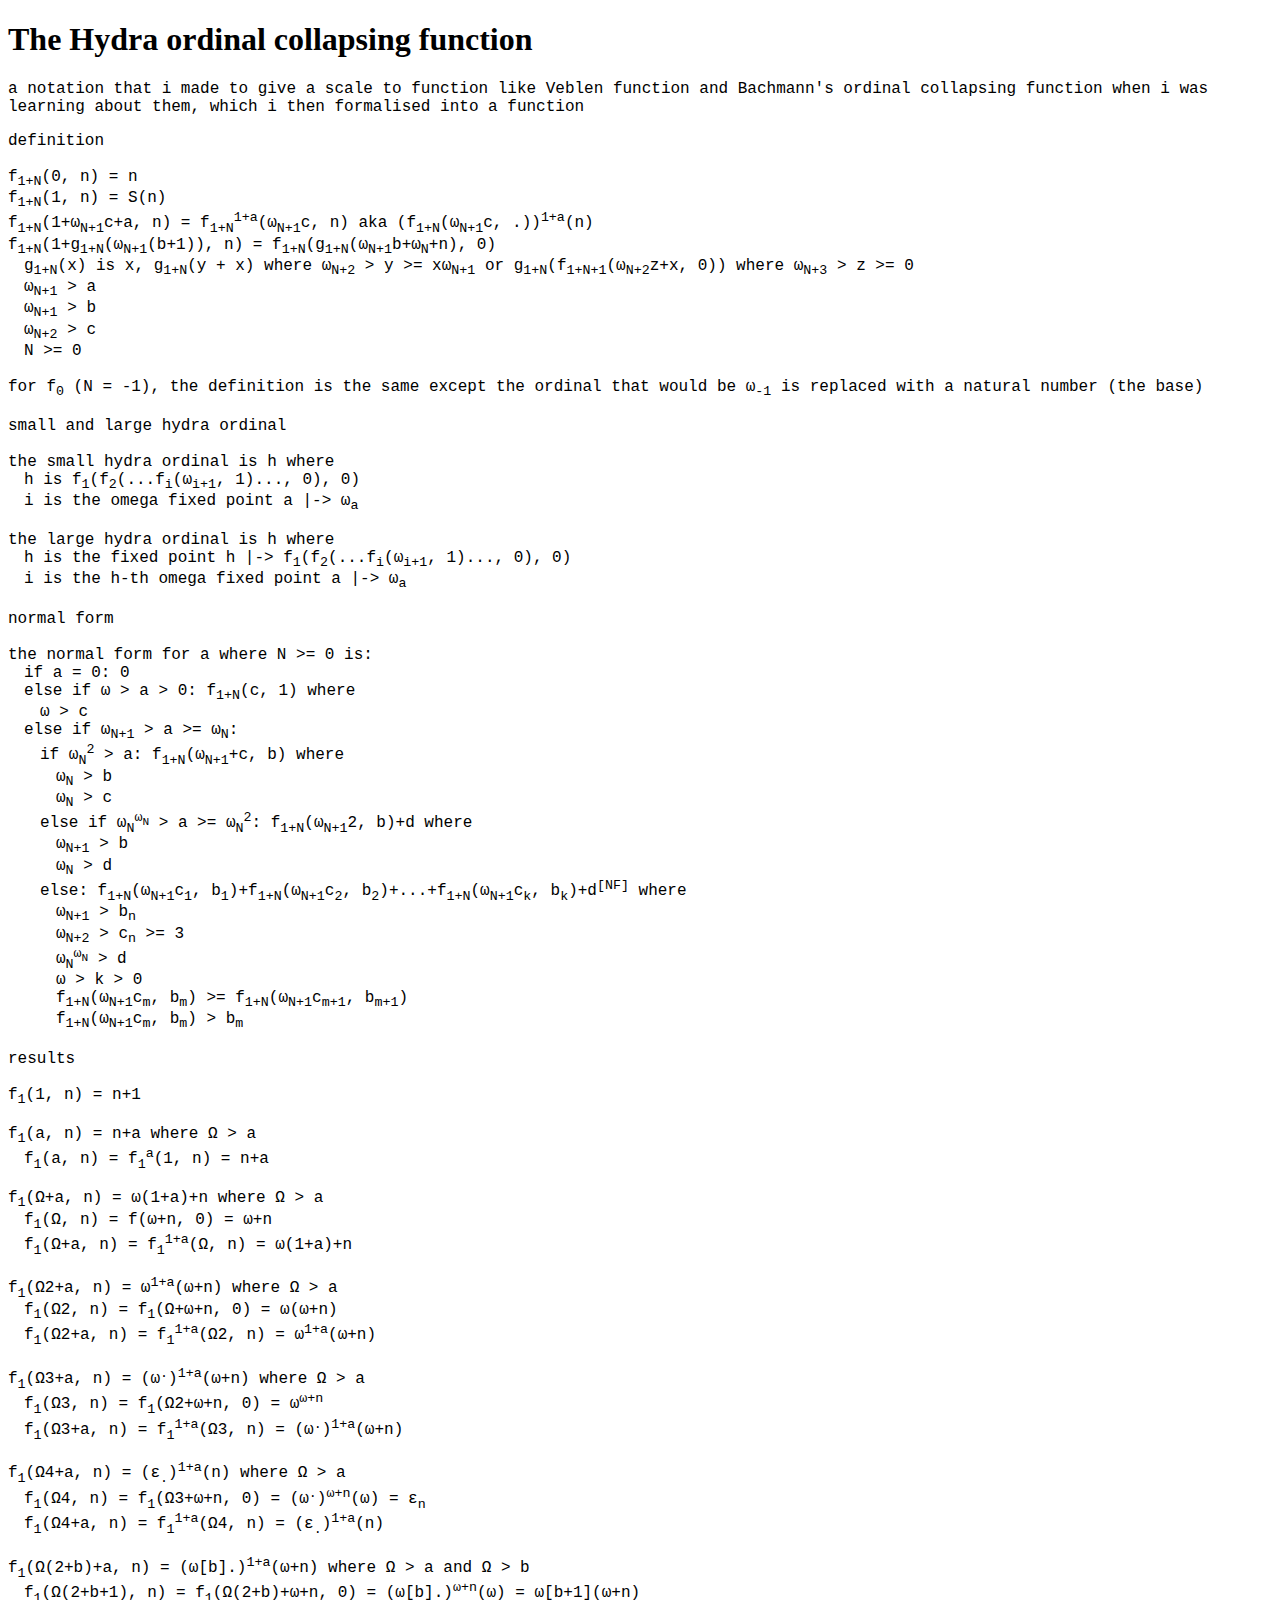
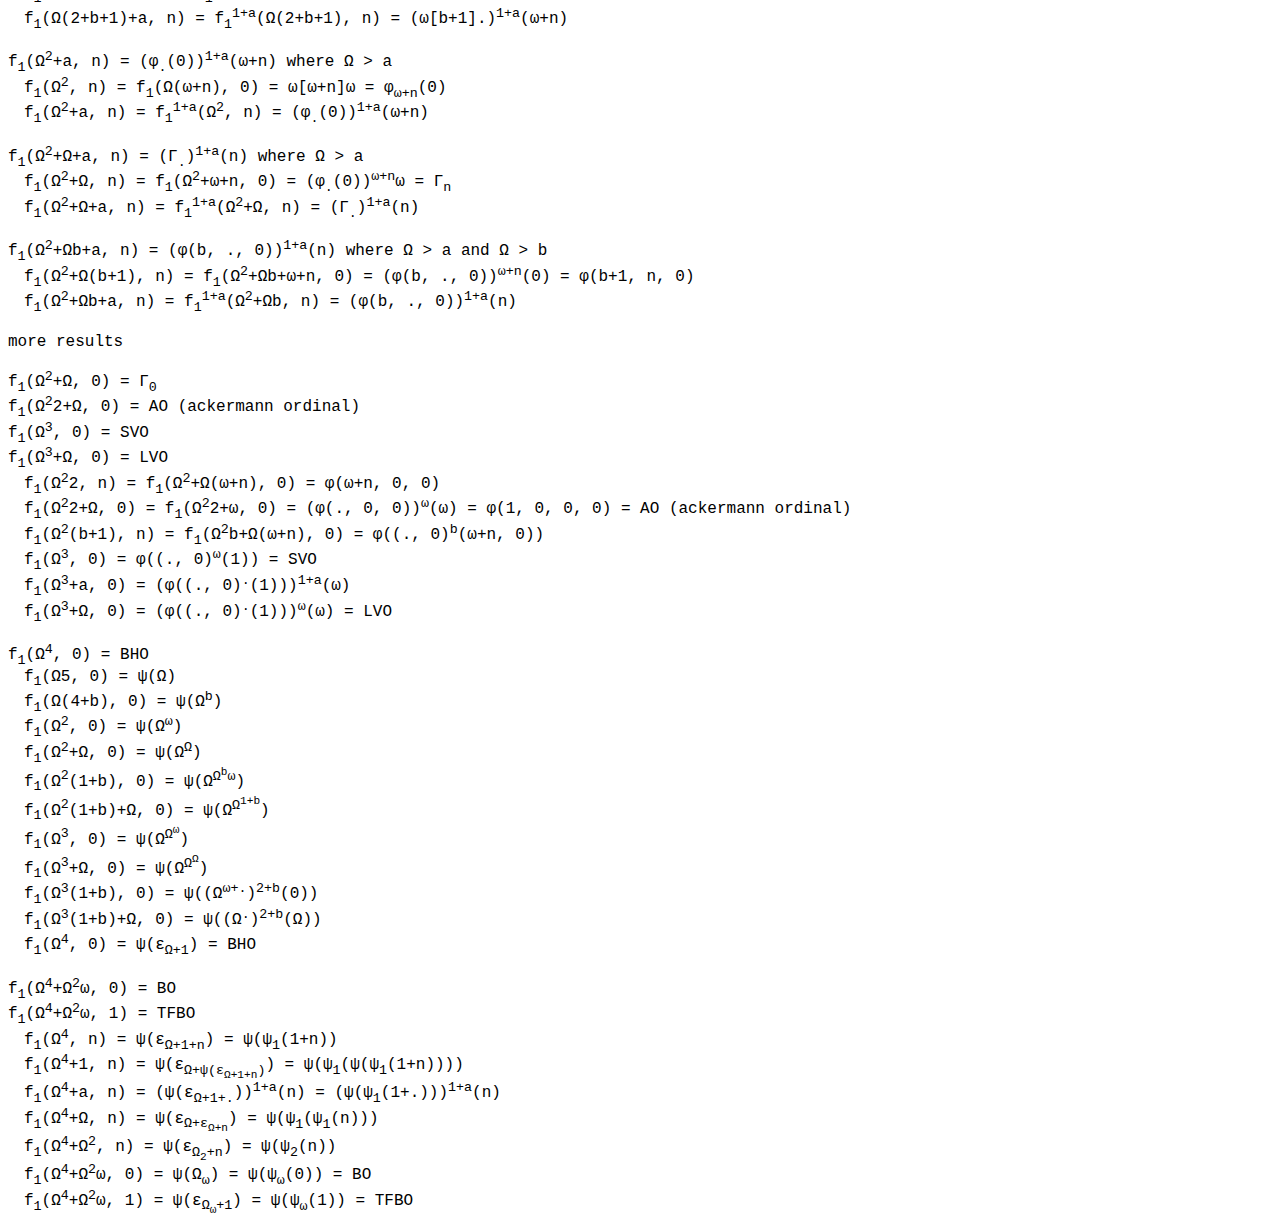
<file: hydraofc/index.html>
<!DOCTYPE html>
<html lang="en">
<head>
<title>Hydra ordinal collapsing function</title>
<meta name="color-scheme" content="dark light">
<style>
p {
	font-family: "jetbrains mono", "courier new";
}
span {
	display: block;
	margin-left: 1em;
}
</style>
</head>
<body>
<h1>The Hydra ordinal collapsing function</h1>
<p>a notation that i made to give a scale to function like Veblen function and Bachmann's ordinal collapsing function when i was learning about them, which i then formalised into a function</p>
<p>
	definition<br>
	<br>
	f<sub>1+N</sub>(0, n) = n<br>
	f<sub>1+N</sub>(1, n) = S(n)<br>
	f<sub>1+N</sub>(1+ω<sub>N+1</sub>c+a, n) = f<sub>1+N</sub><sup>1+a</sup>(ω<sub>N+1</sub>c, n) aka (f<sub>1+N</sub>(ω<sub>N+1</sub>c, .))<sup>1+a</sup>(n)<br>
	f<sub>1+N</sub>(1+g<sub>1+N</sub>(ω<sub>N+1</sub>(b+1)), n) = f<sub>1+N</sub>(g<sub>1+N</sub>(ω<sub>N+1</sub>b+ω<sub>N</sub>+n), 0)<br><span>
		g<sub>1+N</sub>(x) is x, g<sub>1+N</sub>(y + x) where ω<sub>N+2</sub> > y >= xω<sub>N+1</sub> or g<sub>1+N</sub>(f<sub>1+N+1</sub>(ω<sub>N+2</sub>z+x, 0)) where ω<sub>N+3</sub> > z >= 0<br>
		ω<sub>N+1</sub> > a<br>
		ω<sub>N+1</sub> > b<br>
		ω<sub>N+2</sub> > c<br>
		N >= 0<br>
	</span>
	<br>
	for f<sub>0</sub> (N = -1), the definition is the same except the ordinal that would be ω<sub>-1</sub> is replaced with a natural number (the base)<br>
	<br>
	small and large hydra ordinal<br>
	<br>
	the small hydra ordinal is h where<br><span>
		h is f<sub>1</sub>(f<sub>2</sub>(...f<sub>i</sub>(ω<sub>i+1</sub>, 1)..., 0), 0)<br>
		i is the omega fixed point a |-> ω<sub>a</sub><br>
	</span>
	<br>
	the large hydra ordinal is h where<br><span>
		h is the fixed point h |-> f<sub>1</sub>(f<sub>2</sub>(...f<sub>i</sub>(ω<sub>i+1</sub>, 1)..., 0), 0)<br>
		i is the h-th omega fixed point a |-> ω<sub>a</sub><br>
	</span>
	<br>
	normal form<br>
	<br>
	the normal form for a where N >= 0 is:<br><span>
		if a = 0: 0<br>
		else if ω > a > 0: f<sub>1+N</sub>(c, 1) where<br><span>
			ω > c<br>
		</span>
		else if ω<sub>N+1</sub> > a >= ω<sub>N</sub>:<br><span>
			if ω<sub>N</sub><sup>2</sup> > a: f<sub>1+N</sub>(ω<sub>N+1</sub>+c, b) where<br><span>
				ω<sub>N</sub> > b<br>
				ω<sub>N</sub> > c<br>
			</span>
			else if ω<sub>N</sub><sup>ω<sub>N</sub></sup> > a >= ω<sub>N</sub><sup>2</sup>: f<sub>1+N</sub>(ω<sub>N+1</sub>2, b)+d where<br><span>
				ω<sub>N+1</sub> > b<br>
				ω<sub>N</sub> > d<br>
			</span>
			else: f<sub>1+N</sub>(ω<sub>N+1</sub>c<sub>1</sub>, b<sub>1</sub>)+f<sub>1+N</sub>(ω<sub>N+1</sub>c<sub>2</sub>, b<sub>2</sub>)+...+f<sub>1+N</sub>(ω<sub>N+1</sub>c<sub>k</sub>, b<sub>k</sub>)+d<sup>[NF]</sup> where<br><span>
				ω<sub>N+1</sub> > b<sub>n</sub><br>
				ω<sub>N+2</sub> > c<sub>n</sub> >= 3<br>
				ω<sub>N</sub><sup>ω<sub>N</sub></sup> > d<br>
				ω > k > 0<br>
				f<sub>1+N</sub>(ω<sub>N+1</sub>c<sub>m</sub>, b<sub>m</sub>) >= f<sub>1+N</sub>(ω<sub>N+1</sub>c<sub>m+1</sub>, b<sub>m+1</sub>)<br>
				f<sub>1+N</sub>(ω<sub>N+1</sub>c<sub>m</sub>, b<sub>m</sub>) > b<sub>m</sub><br>
			</span>
		</span>
	</span>
	<br>
	results<br>
	<br>
	f<sub>1</sub>(1, n) = n+1<br>
	<br>
	f<sub>1</sub>(a, n) = n+a where Ω > a<br><span>
		f<sub>1</sub>(a, n) = f<sub>1</sub><sup>a</sup>(1, n) = n+a<br>
	</span>
	<br>
	f<sub>1</sub>(Ω+a, n) = ω(1+a)+n where Ω > a<br><span>
		f<sub>1</sub>(Ω, n) = f(ω+n, 0) = ω+n<br>
		f<sub>1</sub>(Ω+a, n) = f<sub>1</sub><sup>1+a</sup>(Ω, n) = ω(1+a)+n<br>
	</span>
	<br>
	f<sub>1</sub>(Ω2+a, n) = ω<sup>1+a</sup>(ω+n) where Ω > a<br><span>
		f<sub>1</sub>(Ω2, n) = f<sub>1</sub>(Ω+ω+n, 0) = ω(ω+n)<br>
		f<sub>1</sub>(Ω2+a, n) = f<sub>1</sub><sup>1+a</sup>(Ω2, n) = ω<sup>1+a</sup>(ω+n)<br>
	</span>
	<br>
	f<sub>1</sub>(Ω3+a, n) = (ω<sup>.</sup>)<sup>1+a</sup>(ω+n) where Ω > a<br><span>
		f<sub>1</sub>(Ω3, n) = f<sub>1</sub>(Ω2+ω+n, 0) = ω<sup>ω+n</sup><br>
		f<sub>1</sub>(Ω3+a, n) = f<sub>1</sub><sup>1+a</sup>(Ω3, n) = (ω<sup>.</sup>)<sup>1+a</sup>(ω+n)<br>
	</span>
	<br>
	f<sub>1</sub>(Ω4+a, n) = (ε<sub>.</sub>)<sup>1+a</sup>(n) where Ω > a<br><span>
		f<sub>1</sub>(Ω4, n) = f<sub>1</sub>(Ω3+ω+n, 0) = (ω<sup>.</sup>)<sup>ω+n</sup>(ω) = ε<sub>n</sub><br>
		f<sub>1</sub>(Ω4+a, n) = f<sub>1</sub><sup>1+a</sup>(Ω4, n) = (ε<sub>.</sub>)<sup>1+a</sup>(n)<br>
	</span>
	<br>
	f<sub>1</sub>(Ω(2+b)+a, n) = (ω[b].)<sup>1+a</sup>(ω+n) where Ω > a and Ω > b<br><span>
		f<sub>1</sub>(Ω(2+b+1), n) = f<sub>1</sub>(Ω(2+b)+ω+n, 0) = (ω[b].)<sup>ω+n</sup>(ω) = ω[b+1](ω+n)<br>
		f<sub>1</sub>(Ω(2+b+1)+a, n) = f<sub>1</sub><sup>1+a</sup>(Ω(2+b+1), n) = (ω[b+1].)<sup>1+a</sup>(ω+n)<br>
	</span>
	<br>
	f<sub>1</sub>(Ω<sup>2</sup>+a, n) = (φ<sub>.</sub>(0))<sup>1+a</sup>(ω+n) where Ω > a<br><span>
		f<sub>1</sub>(Ω<sup>2</sup>, n) = f<sub>1</sub>(Ω(ω+n), 0) = ω[ω+n]ω = φ<sub>ω+n</sub>(0)<br>
		f<sub>1</sub>(Ω<sup>2</sup>+a, n) = f<sub>1</sub><sup>1+a</sup>(Ω<sup>2</sup>, n) = (φ<sub>.</sub>(0))<sup>1+a</sup>(ω+n)<br>
	</span>
	<br>
	f<sub>1</sub>(Ω<sup>2</sup>+Ω+a, n) = (Γ<sub>.</sub>)<sup>1+a</sup>(n) where Ω > a<br><span>
		f<sub>1</sub>(Ω<sup>2</sup>+Ω, n) = f<sub>1</sub>(Ω<sup>2</sup>+ω+n, 0) = (φ<sub>.</sub>(0))<sup>ω+n</sup>ω = Γ<sub>n</sub><br>
		f<sub>1</sub>(Ω<sup>2</sup>+Ω+a, n) = f<sub>1</sub><sup>1+a</sup>(Ω<sup>2</sup>+Ω, n) = (Γ<sub>.</sub>)<sup>1+a</sup>(n)<br>
	</span>
	<br>
	f<sub>1</sub>(Ω<sup>2</sup>+Ωb+a, n) = (φ(b, ., 0))<sup>1+a</sup>(n) where Ω > a and Ω > b<br><span>
		f<sub>1</sub>(Ω<sup>2</sup>+Ω(b+1), n) = f<sub>1</sub>(Ω<sup>2</sup>+Ωb+ω+n, 0) = (φ(b, ., 0))<sup>ω+n</sup>(0) = φ(b+1, n, 0)<br>
		f<sub>1</sub>(Ω<sup>2</sup>+Ωb+a, n) = f<sub>1</sub><sup>1+a</sup>(Ω<sup>2</sup>+Ωb, n) = (φ(b, ., 0))<sup>1+a</sup>(n)<br>
	</span>
	<br>
	more results<br>
	<br>
	f<sub>1</sub>(Ω<sup>2</sup>+Ω, 0) = Γ<sub>0</sub><br>
	f<sub>1</sub>(Ω<sup>2</sup>2+Ω, 0) = AO (ackermann ordinal)<br>
	f<sub>1</sub>(Ω<sup>3</sup>, 0) = SVO<br>
	f<sub>1</sub>(Ω<sup>3</sup>+Ω, 0) = LVO<br><span>
		f<sub>1</sub>(Ω<sup>2</sup>2, n) = f<sub>1</sub>(Ω<sup>2</sup>+Ω(ω+n), 0) = φ(ω+n, 0, 0)<br>
		f<sub>1</sub>(Ω<sup>2</sup>2+Ω, 0) = f<sub>1</sub>(Ω<sup>2</sup>2+ω, 0) = (φ(., 0, 0))<sup>ω</sup>(ω) = φ(1, 0, 0, 0) = AO (ackermann ordinal)<br>
		f<sub>1</sub>(Ω<sup>2</sup>(b+1), n) = f<sub>1</sub>(Ω<sup>2</sup>b+Ω(ω+n), 0) = φ((., 0)<sup>b</sup>(ω+n, 0))<br>
		f<sub>1</sub>(Ω<sup>3</sup>, 0) = φ((., 0)<sup>ω</sup>(1)) = SVO<br>
		f<sub>1</sub>(Ω<sup>3</sup>+a, 0) = (φ((., 0)<sup>.</sup>(1)))<sup>1+a</sup>(ω)<br>
		f<sub>1</sub>(Ω<sup>3</sup>+Ω, 0) = (φ((., 0)<sup>.</sup>(1)))<sup>ω</sup>(ω) = LVO<br>
	</span>
	<br>
	f<sub>1</sub>(Ω<sup>4</sup>, 0) = BHO<br><span>
		f<sub>1</sub>(Ω5, 0) = ψ(Ω)<br>
		f<sub>1</sub>(Ω(4+b), 0) = ψ(Ω<sup>b</sup>)<br>
		f<sub>1</sub>(Ω<sup>2</sup>, 0) = ψ(Ω<sup>ω</sup>)<br>
		f<sub>1</sub>(Ω<sup>2</sup>+Ω, 0) = ψ(Ω<sup>Ω</sup>)<br>
		f<sub>1</sub>(Ω<sup>2</sup>(1+b), 0) = ψ(Ω<sup>Ω<sup>b</sup>ω</sup>)<br>
		f<sub>1</sub>(Ω<sup>2</sup>(1+b)+Ω, 0) = ψ(Ω<sup>Ω<sup>1+b</sup></sup>)<br>
		f<sub>1</sub>(Ω<sup>3</sup>, 0) = ψ(Ω<sup>Ω<sup>ω</sup></sup>)<br>
		f<sub>1</sub>(Ω<sup>3</sup>+Ω, 0) = ψ(Ω<sup>Ω<sup>Ω</sup></sup>)<br>
		f<sub>1</sub>(Ω<sup>3</sup>(1+b), 0) = ψ((Ω<sup>ω+.</sup>)<sup>2+b</sup>(0))<br>
		f<sub>1</sub>(Ω<sup>3</sup>(1+b)+Ω, 0) = ψ((Ω<sup>.</sup>)<sup>2+b</sup>(Ω))<br>
		f<sub>1</sub>(Ω<sup>4</sup>, 0) = ψ(ε<sub>Ω+1</sub>) = BHO<br>
	</span>
	<br>
	f<sub>1</sub>(Ω<sup>4</sup>+Ω<sup>2</sup>ω, 0) = BO<br>
	f<sub>1</sub>(Ω<sup>4</sup>+Ω<sup>2</sup>ω, 1) = TFBO<br><span>
		f<sub>1</sub>(Ω<sup>4</sup>, n) = ψ(ε<sub>Ω+1+n</sub>) = ψ(ψ<sub>1</sub>(1+n))<br>
		f<sub>1</sub>(Ω<sup>4</sup>+1, n) = ψ(ε<sub>Ω+ψ(ε<sub>Ω+1+n</sub>)</sub>) = ψ(ψ<sub>1</sub>(ψ(ψ<sub>1</sub>(1+n))))<br>
		f<sub>1</sub>(Ω<sup>4</sup>+a, n) = (ψ(ε<sub>Ω+1+.</sub>))<sup>1+a</sup>(n) = (ψ(ψ<sub>1</sub>(1+.)))<sup>1+a</sup>(n)<br>
		f<sub>1</sub>(Ω<sup>4</sup>+Ω, n) = ψ(ε<sub>Ω+ε<sub>Ω+n</sub></sub>) = ψ(ψ<sub>1</sub>(ψ<sub>1</sub>(n)))<br>
		f<sub>1</sub>(Ω<sup>4</sup>+Ω<sup>2</sup>, n) = ψ(ε<sub>Ω<sub>2</sub>+n</sub>) = ψ(ψ<sub>2</sub>(n))<br>
		f<sub>1</sub>(Ω<sup>4</sup>+Ω<sup>2</sup>ω, 0) = ψ(Ω<sub>ω</sub>) = ψ(ψ<sub>ω</sub>(0)) = BO<br>
		f<sub>1</sub>(Ω<sup>4</sup>+Ω<sup>2</sup>ω, 1) = ψ(ε<sub>Ω<sub>ω</sub>+1</sub>) = ψ(ψ<sub>ω</sub>(1)) = TFBO<br>
	</span>
</p>
</body>
</html>
</file>
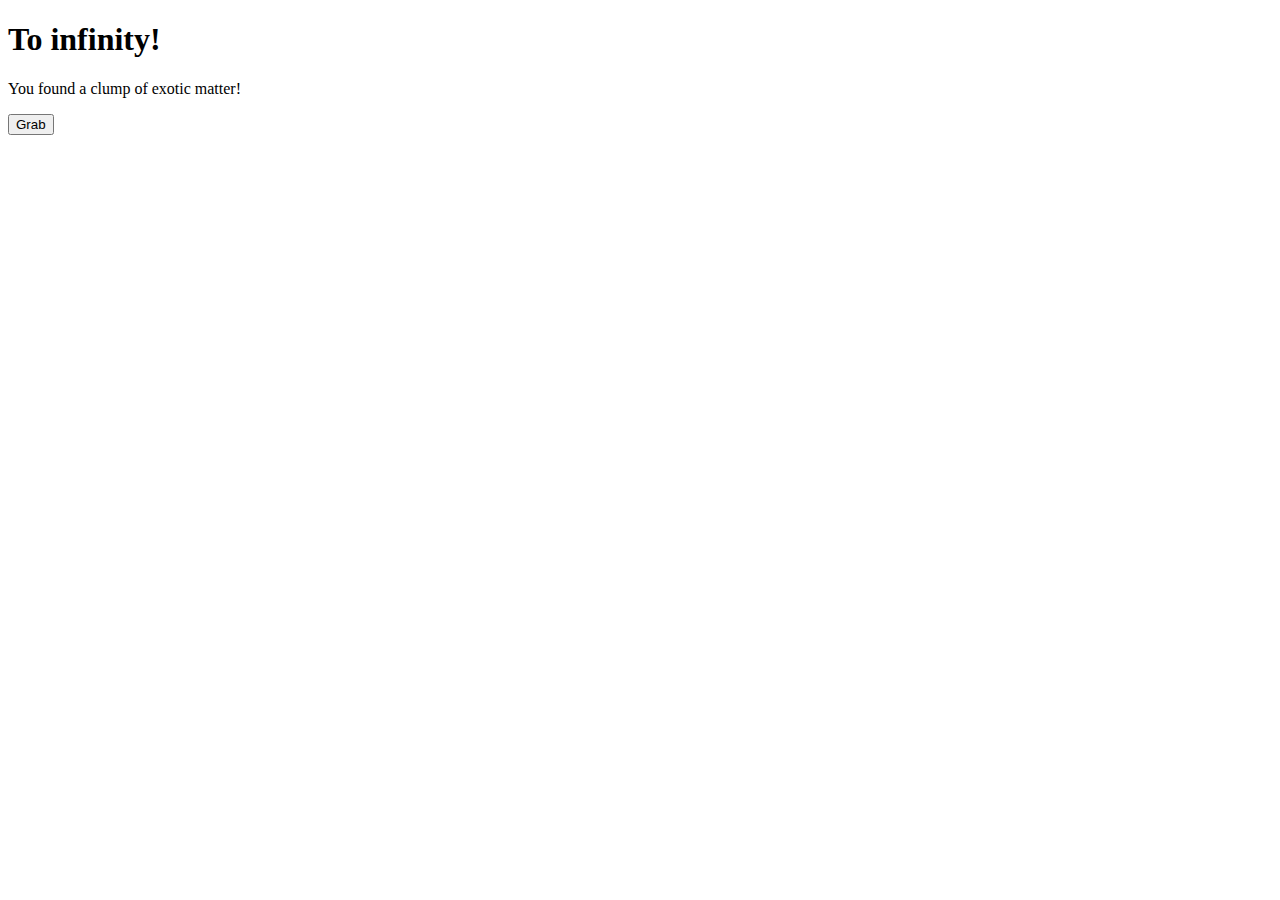
<file: toinfinity/index.html>
<!DOCTYPE HTML>
<html lang="en">
<head>
<title>To infinity!</title>
<meta name="color-scheme" content="dark light">
<link rel="stylesheet" href="style.css">
</head>
<body>
<h1>To infinity!</h1>
<div id="startDiv">
	<p>You found a clump of exotic matter!</p>
	<button onclick="startGame()">Grab</button>
</div>
<div id="gameDiv" hidden>
	<div class="divSection">
		<h2>Inventory</h2>
		<p>Exotic matter: <span id="exoticMatter">1</span></p>
		<p>Cash: <span id="cash">50</span></p>
	</div>
	<div class="divSection">
		<h2>Generators</h2>
		<button id="addCrystal" onclick="addCrystal()">Grow crystal in jar</button>
		<br>
		<span>Cost: 1 exotic matter, 2 cash</span>
		<div id="crystalJarDiv">
			<div id="crystalJarTemplate" hidden>
				<br>
				<progress class="crystalProgress" value="0" max="1"></progress>
				<button class="harvestCrystal" onclick="harvestCrystal(this)" disabled>
					<span class="harvestCrystalText">Harvest</span>
				</button>
			</div>
		</div>
	</div>
</div>
<script src="bignum.js"></script>
<script src="game.js"></script>
</body>
</html>
</file>
<file: alphagrowth/style.css>
.divSection {
	width: 100%;
	float: left;
}

.alignCenter {
	text-align: center;
}

.innerDivSection {
	margin: 1em;
}

.amountText {
	font-size: 1.15em;
	font-family: monospace;
}

.bigText {
	font-size: 1.5em;
}

.flex-item {
	width: 0;
}

.flex-container {
	display: flex;
	align-items: stretch;
}
</file>
<file: automationlayers/style.css>
body {
	margin: 0
}

.section {
	padding: 0;
	float: left;
	overflow: auto
}

.insection {
	margin: 8px
}

#progressBar {
	width: 100%
}

#top {
	width: 100%;
	height: 15%
}

#left {
	width: 25%;
	height: 70%
}

#middle {
	width: 50%;
	height: 70%
}

#right {
	width: 25%;
	height: 70%
}

#bottom {
	width: 100%;
	height: 15%
}
</file>
<file: bignum/style.css>
﻿.center {
	text-align: center;
}

* {
	font-family: "Jetbrains mono", monospace;
}

.smalltext {
	font-size: 0.75em;
}

.bigtext {
	font-size: 1.5em;
}

.biggertext {
	font-size: 2em;
}

.segment {
	float: left;
}

.segment-inside {
	padding-left: 1em;
	padding-right: 1em;
}

.top-text {
	height: 5em;
	margin-block: 1em;
}

.buttons {
	height: 40em;
	margin-block: 1em;
}

button {
	color: #00ff00;
	background-color: #000000;
	border-color: #00ff00;
}

button:disabled {
	color: #ff00ff;
	background-color: #000000;
	border-color: #ff00ff;
}
</file>
<file: toinfinity/style.css>
.divSection {
	width: 25%;
	float: left;
}

.harvestCrystalText {
	font-size: 1.5em
}
</file>
